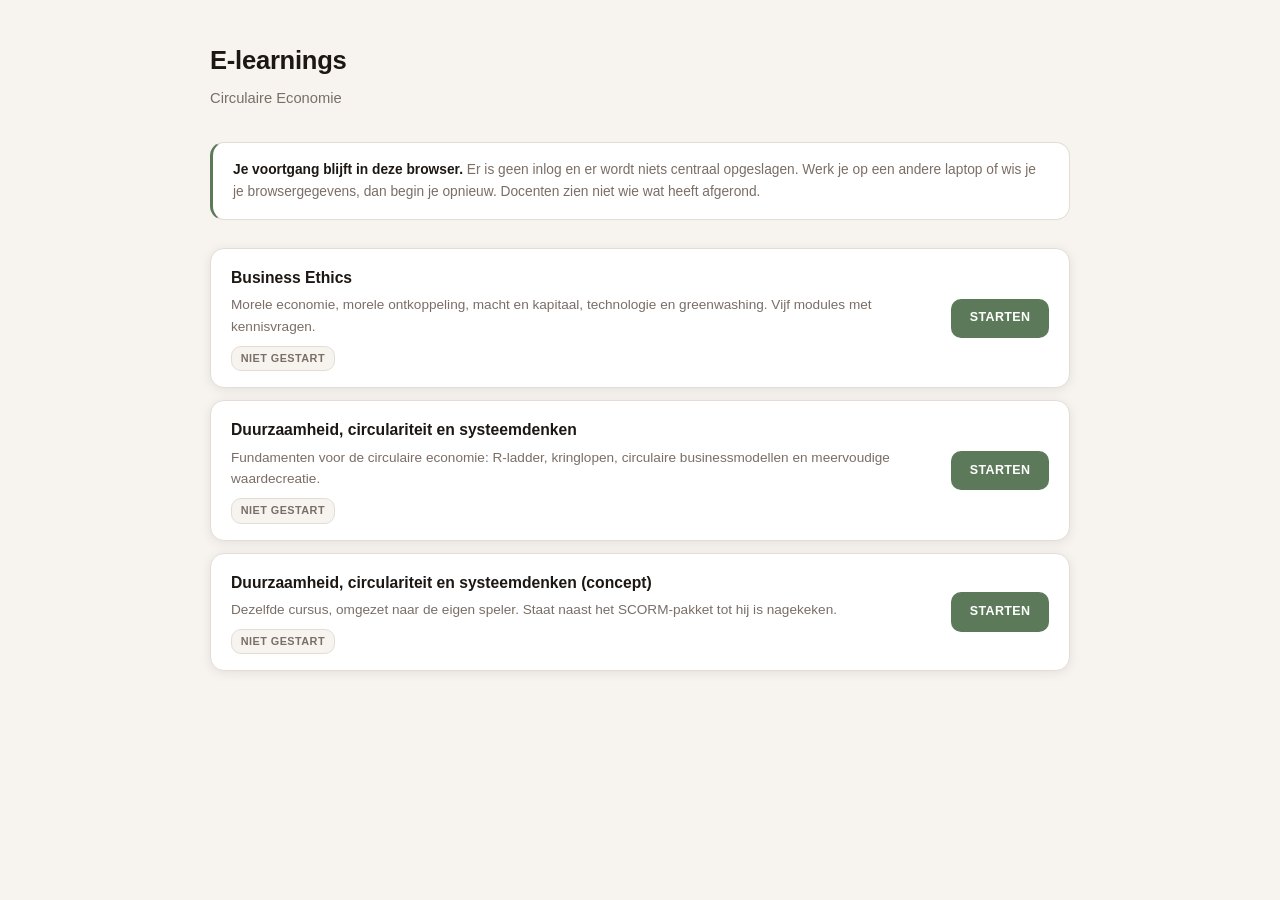
<file: index.html>
<!DOCTYPE html>
<html lang="nl">
<head>
  <meta charset="UTF-8">
  <meta name="robots" content="noindex, nofollow">
  <meta name="viewport" content="width=device-width, initial-scale=1.0">
  <title>E-learnings | Circulaire Economie</title>
  <link rel="stylesheet" href="assets/style.css?v=4">
  <script src="assets/scorm12-api.js?v=3"></script>
</head>
<body>
  <div class="wrap">
    <h1 class="page-title">E-learnings</h1>
    <p class="subtitle">Circulaire Economie</p>

    <div class="callout">
      <p style="margin:0"><strong>Je voortgang blijft in deze browser.</strong> Er is geen inlog en er wordt niets
      centraal opgeslagen. Werk je op een andere laptop of wis je je browsergegevens, dan begin je opnieuw. Docenten
      zien niet wie wat heeft afgerond.</p>
    </div>

    <div id="lijst" class="course-list"></div>
  </div>

  <script>
  (function () {
    'use strict';

    var lijstEl = document.getElementById('lijst');

    var STATUS = {
      'not attempted': ['Niet gestart', 'status-none'],
      'incomplete':    ['Bezig',        'status-busy'],
      'browsed':       ['Bezig',        'status-busy'],
      'completed':     ['Afgerond',     'status-done'],
      'passed':        ['Afgerond',     'status-done'],
      'failed':        ['Niet gehaald', 'status-busy']
    };

    function tijdKort(t) {
      var sec = SCORM12.timeToSeconds(t);
      if (sec < 60) return null;
      var min = Math.round(sec / 60);
      if (min < 60) return min + ' min besteed';
      return Math.floor(min / 60) + ' u ' + (min % 60) + ' min besteed';
    }

    /* De eigen speler bewaart voortgang anders dan de SCORM-speler. */
    function eigenVoortgang(slug) {
      try {
        var s = JSON.parse(localStorage.getItem('elearning:' + slug) || 'null');
        if (!s || !s.modules) return { status: 'not attempted', totalTime: '0000:00:00.00', score: '' };
        var mods = Object.keys(s.modules);
        if (!mods.length) return { status: 'not attempted', totalTime: '0000:00:00.00', score: '' };
        var af = mods.filter(function (m) { return s.modules[m].af; }).length;
        var bezig = mods.some(function (m) { return s.modules[m].segment > 0; });
        return {
          status: af && af === mods.length ? 'completed' : (bezig ? 'incomplete' : 'not attempted'),
          totalTime: '0000:00:00.00',
          score: '',
          modulesAf: af
        };
      } catch (e) {
        return { status: 'not attempted', totalTime: '0000:00:00.00', score: '' };
      }
    }

    function kaart(cursus) {
      var p = cursus.engine === 'eigen' ? eigenVoortgang(cursus.slug) : SCORM12.progress(cursus.slug);
      var status = STATUS[p.status] || STATUS['not attempted'];
      var gestart = p.status !== 'not attempted';
      var afgerond = p.status === 'completed' || p.status === 'passed';

      var el = document.createElement('div');
      el.className = 'course-card';

      var links = document.createElement('div');
      var h2 = document.createElement('h2');
      h2.textContent = cursus.title;
      links.appendChild(h2);

      if (cursus.description) {
        var p1 = document.createElement('p');
        p1.textContent = cursus.description;
        links.appendChild(p1);
      }

      var meta = document.createElement('div');
      meta.className = 'course-meta';
      var badge = document.createElement('span');
      badge.className = 'status ' + status[1];
      badge.textContent = status[0];
      meta.appendChild(badge);

      var tijd = tijdKort(p.totalTime);
      if (tijd) {
        var t = document.createElement('span');
        t.textContent = tijd;
        meta.appendChild(t);
      }
      if (cursus.duration && !tijd) {
        var d = document.createElement('span');
        d.textContent = cursus.duration;
        meta.appendChild(d);
      }
      links.appendChild(meta);
      el.appendChild(links);

      var acties = document.createElement('div');
      acties.className = 'actions';

      var open = document.createElement('a');
      open.className = 'btn btn-primary';
      open.href = cursus.href || ('player.html?c=' + encodeURIComponent(cursus.slug));
      open.textContent = afgerond ? 'Opnieuw bekijken' : (gestart ? 'Hervatten' : 'Starten');
      acties.appendChild(open);

      if (gestart) {
        var reset = document.createElement('button');
        reset.type = 'button';
        reset.className = 'btn btn-quiet';
        reset.textContent = 'Voortgang wissen';
        reset.addEventListener('click', function () {
          if (!window.confirm('Voortgang van "' + cursus.title + '" wissen?')) return;
          if (cursus.engine === 'eigen') {
            try { localStorage.removeItem('elearning:' + cursus.slug); } catch (e) { /* niets */ }
          } else {
            SCORM12.reset(cursus.slug);
          }
          teken();
        });
        acties.appendChild(reset);
      }

      el.appendChild(acties);
      return el;
    }

    var cursussen = [];

    function teken() {
      lijstEl.innerHTML = '';
      if (!cursussen.length) {
        lijstEl.innerHTML = '<div class="empty">Er staat nog geen e-learning klaar.<br>' +
          'Pak een SCORM-pakket uit in <code>courses/&lt;slug&gt;/</code> en voeg het toe aan <code>courses.json</code>.</div>';
        return;
      }
      cursussen.forEach(function (c) { lijstEl.appendChild(kaart(c)); });
    }

    fetch('courses.json', { cache: 'no-cache' })
      .then(function (r) { return r.ok ? r.json() : []; })
      .then(function (lijst) {
        cursussen = (lijst || []).filter(function (c) { return !c.hidden; });
        teken();
      })
      .catch(function () { teken(); });
  })();
  </script>
</body>
</html>
</file>
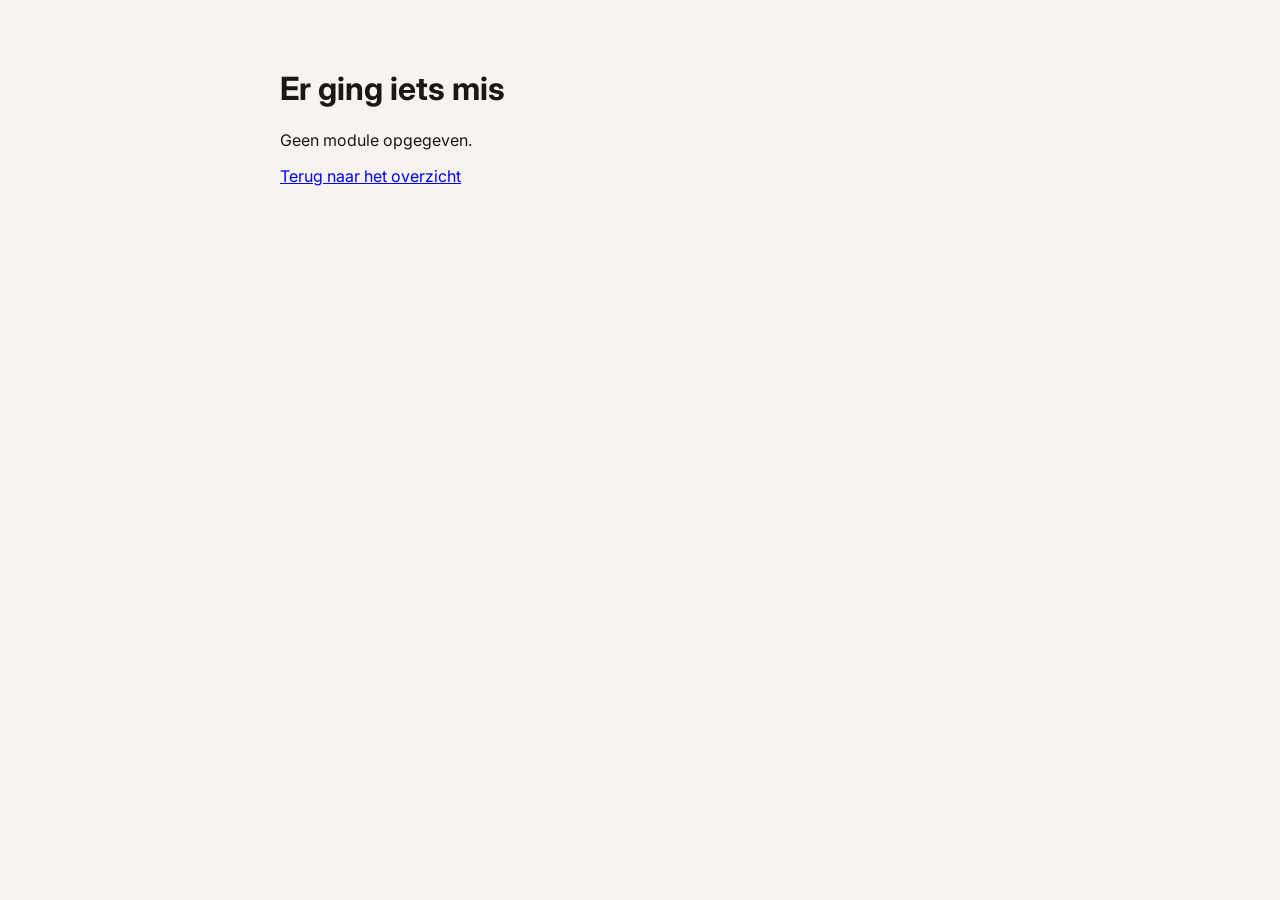
<file: cursus.html>
<!DOCTYPE html>
<html lang="nl">
<head>
  <meta charset="UTF-8">
  <meta name="robots" content="noindex, nofollow">
  <meta name="viewport" content="width=device-width, initial-scale=1.0">
  <title>E-learning | Circulaire Economie</title>
  <meta name="theme-color" content="#5C7A5A">
  <link rel="preconnect" href="https://fonts.googleapis.com">
  <link rel="preconnect" href="https://fonts.gstatic.com" crossorigin>
  <link rel="stylesheet" href="https://fonts.googleapis.com/css2?family=Inter:wght@400;500;600&display=swap">
  <link rel="stylesheet" href="assets/cursus.css?v=25">
  <link rel="stylesheet" href="assets/verdieping.css?v=24">
</head>
<body class="cursus">
  <script src="assets/verdieping.js?v=24"></script>
  <script src="assets/cursus.js?v=25"></script>
</body>
</html>
</file>
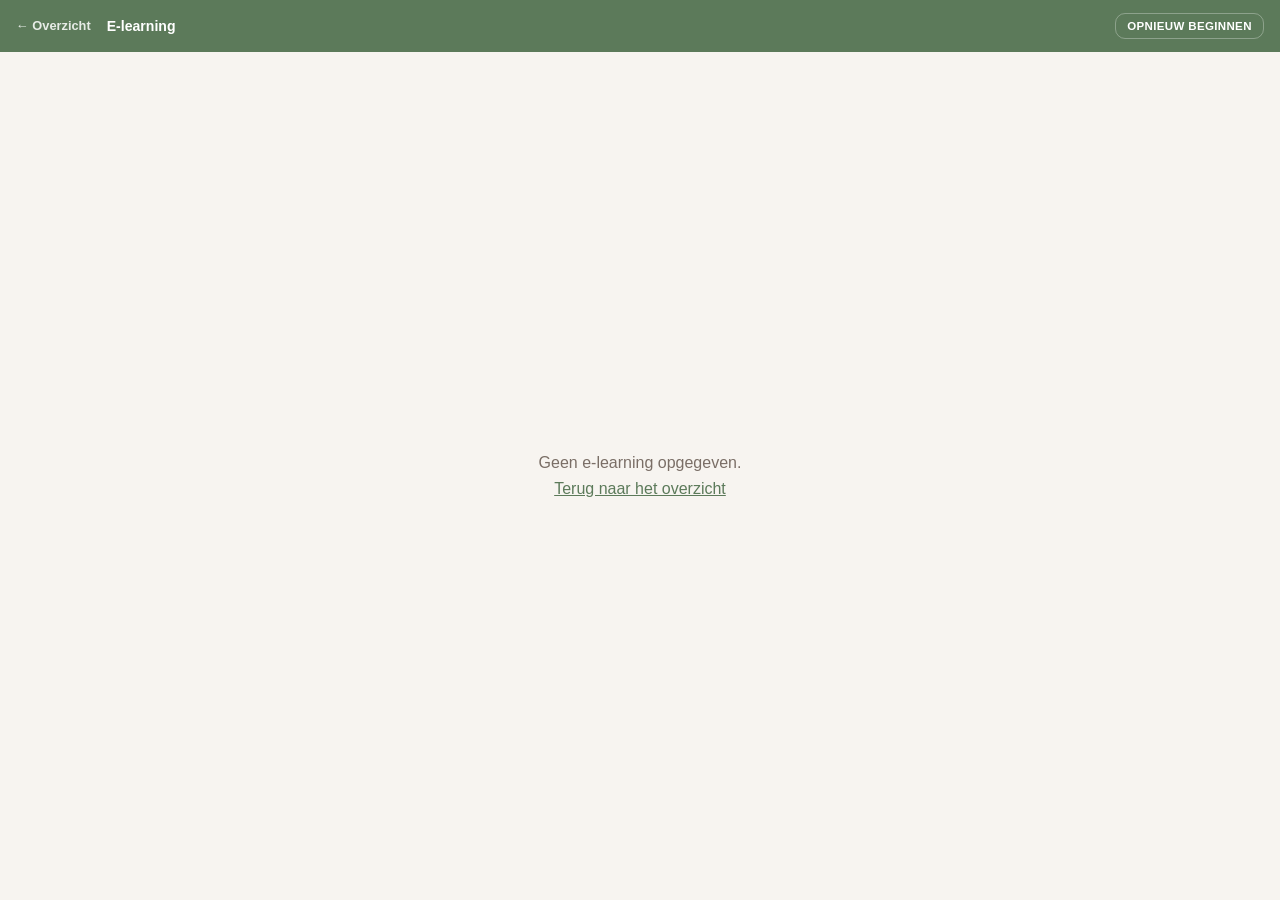
<file: player.html>
<!DOCTYPE html>
<html lang="nl">
<head>
  <meta charset="UTF-8">
  <meta name="robots" content="noindex, nofollow">
  <meta name="viewport" content="width=device-width, initial-scale=1.0">
  <title>E-learning | Circulaire Economie</title>
  <link rel="stylesheet" href="assets/style.css?v=4">
  <!--
    Belangrijk: dit script moet geladen zijn en window.API gezet hebben
    voordat het iframe begint te laden. De SCORM-inhoud zoekt de API namelijk
    meteen bij het opstarten, omhoog via window.parent.
  -->
  <script src="assets/scorm12-api.js?v=2"></script>
</head>
<body class="player">

  <header class="player-bar">
    <a class="back" href="index.html">&#8592; Overzicht</a>
    <span class="title" id="titel">E-learning</span>
    <span class="state" id="staat"></span>
    <button type="button" id="opnieuw">Opnieuw beginnen</button>
  </header>

  <div class="player-error" id="fout" hidden></div>

  <script>
  (function () {
    'use strict';

    var params = new URLSearchParams(location.search);
    var slug = params.get('c') || '';

    var titelEl = document.getElementById('titel');
    var staatEl = document.getElementById('staat');
    var foutEl = document.getElementById('fout');
    var opnieuwKnop = document.getElementById('opnieuw');

    function toonFout(bericht) {
      foutEl.hidden = false;
      foutEl.innerHTML = bericht;
    }

    var STATUSTEKST = {
      'not attempted': 'nog niet gestart',
      'incomplete': 'bezig',
      'completed': 'afgerond',
      'passed': 'afgerond',
      'failed': 'niet gehaald',
      'browsed': 'doorgebladerd'
    };

    function toonStaat(cmi) {
      var s = cmi['cmi.core.lesson_status'] || 'not attempted';
      var tekst = STATUSTEKST[s] || s;
      var score = cmi['cmi.core.score.raw'];
      if (score !== '' && score !== undefined) tekst += ' · score ' + score;
      staatEl.textContent = tekst;
    }

    function start(cursus) {
      document.title = cursus.title + ' | Minor Circulaire Economie';
      titelEl.textContent = cursus.title;

      var api = SCORM12.install({ courseId: slug });
      api.onChange = toonStaat;
      toonStaat(api.getState());

      /* De inhoud roept LMSFinish aan bij het sluiten van de tab. Sommige
         browsers gunnen daar geen tijd voor, dus we forceren nog een commit. */
      window.addEventListener('pagehide', function () {
        if (api.isRunning()) api.LMSCommit('');
      });

      opnieuwKnop.addEventListener('click', function () {
        if (!window.confirm('Weet je het zeker? Je voortgang in deze e-learning wordt gewist en je begint opnieuw.')) return;
        SCORM12.reset(slug);
        location.reload();
      });

      var frame = document.createElement('iframe');
      frame.className = 'player-frame';
      frame.title = cursus.title;
      /* allow-same-origin is nodig: de inhoud moet window.parent.API kunnen lezen. */
      frame.setAttribute('allow', 'fullscreen; autoplay; encrypted-media');
      frame.src = cursus.entry;
      document.body.appendChild(frame);
    }

    if (!slug) {
      toonFout('<p>Geen e-learning opgegeven.<br><a href="index.html">Terug naar het overzicht</a></p>');
      return;
    }

    fetch('courses.json', { cache: 'no-cache' })
      .then(function (r) {
        if (!r.ok) throw new Error('courses.json niet gevonden (' + r.status + ')');
        return r.json();
      })
      .then(function (lijst) {
        var cursus = lijst.filter(function (c) { return c.slug === slug; })[0];
        if (!cursus) throw new Error('Onbekende e-learning: ' + slug);
        start(cursus);
      })
      .catch(function (e) {
        toonFout('<p>' + e.message + '<br><a href="index.html">Terug naar het overzicht</a></p>');
      });
  })();
  </script>
</body>
</html>
</file>
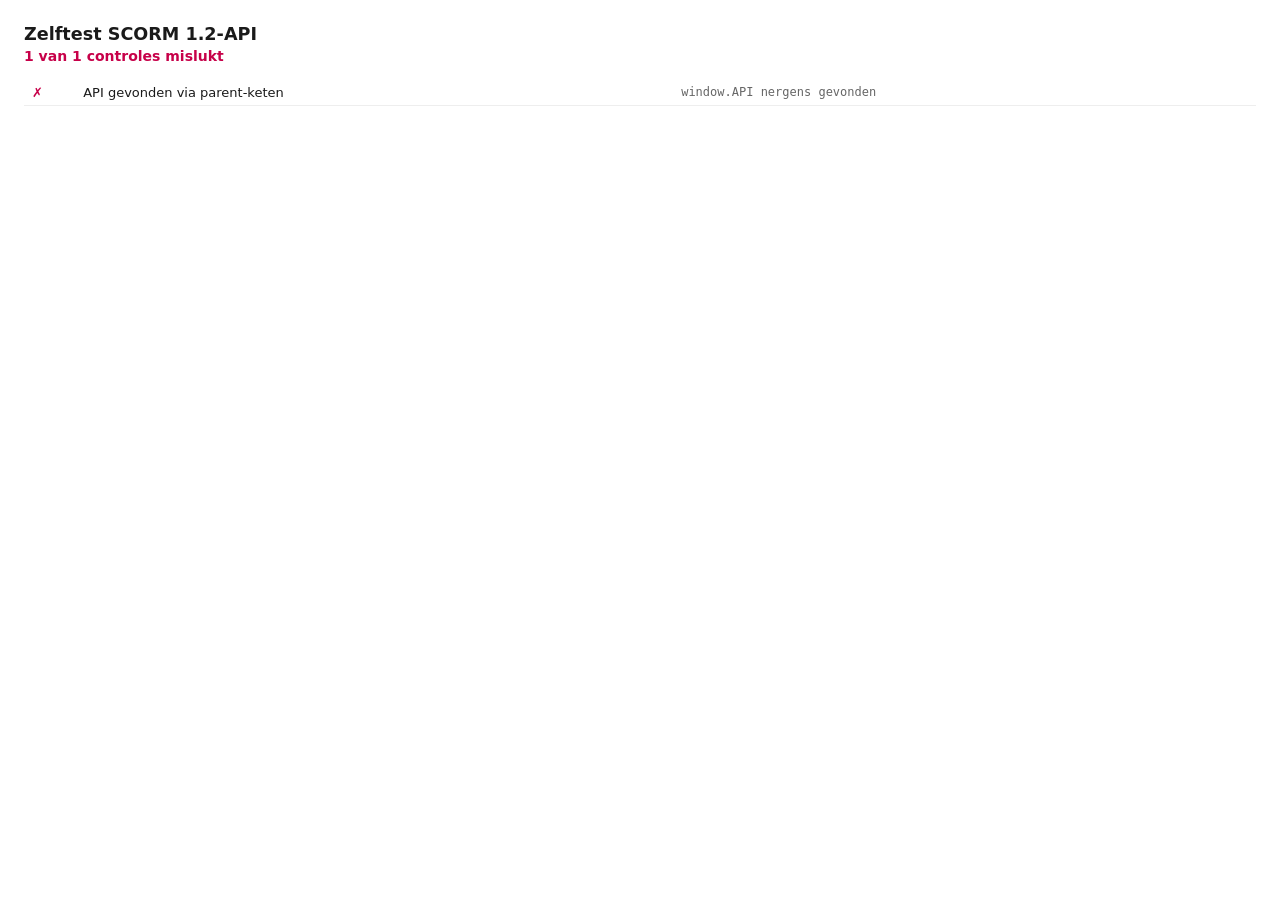
<file: test/zelftest.html>
<!DOCTYPE html>
<html lang="nl">
<head>
  <meta charset="UTF-8">
  <meta name="viewport" content="width=device-width, initial-scale=1.0">
  <title>Zelftest SCORM 1.2</title>
  <style>
    body { font-family: "Segoe UI", system-ui, sans-serif; margin: 0; padding: 1.5rem; background: #fff; color: #1a1a1a; font-size: 14px; }
    h1 { font-size: 1.1rem; margin: 0 0 0.25rem; }
    .sum { margin: 0 0 1rem; font-weight: 700; }
    .ok { color: #0f7b4f; }
    .fail { color: #c70049; }
    table { border-collapse: collapse; width: 100%; }
    td { padding: 0.3rem 0.5rem; border-bottom: 1px solid #eee; vertical-align: top; font-size: 13px; }
    td:first-child { width: 2.2rem; font-weight: 700; }
    td:last-child { color: #666; font-family: ui-monospace, Consolas, monospace; font-size: 12px; }
  </style>
</head>
<body>
  <h1>Zelftest SCORM 1.2-API</h1>
  <p class="sum" id="sum">bezig&hellip;</p>
  <table id="tabel"></table>

  <script>
  (function () {
    'use strict';

    /* Zoek de API precies zoals SCORM-inhoud dat doet: omhoog via parent,
       daarna via opener. Vindt hij niets, dan zit de speler fout. */
    function zoekAPI(win) {
      var pogingen = 0;
      while (win && !win.API && win.parent && win.parent !== win && pogingen < 500) {
        pogingen++;
        win = win.parent;
      }
      return win ? win.API : null;
    }

    var API = zoekAPI(window) || (window.opener ? zoekAPI(window.opener) : null);

    var resultaten = [];
    function check(naam, geslaagd, detail) {
      resultaten.push({ naam: naam, ok: !!geslaagd, detail: detail === undefined ? '' : String(detail) });
    }

    if (!API) {
      check('API gevonden via parent-keten', false, 'window.API nergens gevonden');
      klaar();
      return;
    }
    check('API gevonden via parent-keten', true);

    var alleFuncties = ['LMSInitialize','LMSFinish','LMSGetValue','LMSSetValue','LMSCommit','LMSGetLastError','LMSGetErrorString','LMSGetDiagnostic'];
    check('Alle acht functies aanwezig',
      alleFuncties.every(function (f) { return typeof API[f] === 'function'; }),
      alleFuncties.filter(function (f) { return typeof API[f] !== 'function'; }).join(',') || 'compleet');

    /* ---- levenscyclus ---- */
    check('LMSInitialize geeft "true"', API.LMSInitialize('') === 'true');
    check('Tweede LMSInitialize wordt geweigerd',
      API.LMSInitialize('') === 'false' && API.LMSGetLastError() === '101',
      'fout ' + API.LMSGetLastError());
    check('LMSInitialize met argument geeft fout 201',
      (function () { var r = API.LMSInitialize('rommel'); return r === 'false' && API.LMSGetLastError() === '201'; })());

    /* ---- lezen ---- */
    var naam = API.LMSGetValue('cmi.core.student_name');
    check('student_name is leesbaar', typeof naam === 'string' && naam.length > 0, naam);

    var entry = API.LMSGetValue('cmi.core.entry');
    check('entry is ab-initio of resume', entry === 'ab-initio' || entry === 'resume', entry);

    var kinderen = API.LMSGetValue('cmi.core._children');
    check('cmi.core._children bevat lesson_status', kinderen.indexOf('lesson_status') !== -1, kinderen);
    check('cmi.core.score._children klopt', API.LMSGetValue('cmi.core.score._children') === 'raw,min,max');

    check('Onbekend element geeft fout 401',
      (function () { var v = API.LMSGetValue('cmi.onzin.bestaat.niet'); return v === '' && API.LMSGetLastError() === '401'; })());

    check('Write-only element lezen geeft fout 404',
      (function () { var v = API.LMSGetValue('cmi.core.exit'); return v === '' && API.LMSGetLastError() === '404'; })());

    /* ---- schrijven ---- */
    check('Read-only element schrijven geeft fout 403',
      (function () { var r = API.LMSSetValue('cmi.core.student_id', 'x'); return r === 'false' && API.LMSGetLastError() === '403'; })());

    check('_count schrijven geeft fout 402',
      (function () { var r = API.LMSSetValue('cmi.interactions._count', '5'); return r === 'false' && API.LMSGetLastError() === '402'; })());

    check('Ongeldige lesson_status geeft fout 405',
      (function () { var r = API.LMSSetValue('cmi.core.lesson_status', 'bijna-af'); return r === 'false' && API.LMSGetLastError() === '405'; })());

    check('lesson_status incomplete wordt geaccepteerd',
      API.LMSSetValue('cmi.core.lesson_status', 'incomplete') === 'true');

    API.LMSSetValue('cmi.core.lesson_location', 'les-3');
    check('lesson_location terugleesbaar', API.LMSGetValue('cmi.core.lesson_location') === 'les-3');

    API.LMSSetValue('cmi.core.score.raw', '82');
    check('score.raw terugleesbaar', API.LMSGetValue('cmi.core.score.raw') === '82');

    /* Rise gaat routineus over de 4096 tekens van de SCORM 1.2-spec heen. */
    var groot = new Array(9001).join('x');
    check('suspend_data van 9000 tekens wordt geaccepteerd',
      API.LMSSetValue('cmi.suspend_data', groot) === 'true');
    check('suspend_data komt onverkort terug',
      API.LMSGetValue('cmi.suspend_data').length === groot.length,
      API.LMSGetValue('cmi.suspend_data').length + ' tekens');

    /* ---- arrays ---- */
    API.LMSSetValue('cmi.interactions.0.id', 'vraag-1');
    API.LMSSetValue('cmi.interactions.0.result', 'correct');
    check('interactions._count telt mee', API.LMSGetValue('cmi.interactions._count') === '1',
      API.LMSGetValue('cmi.interactions._count'));

    API.LMSSetValue('cmi.objectives.2.id', 'doel-3');
    check('objectives._count volgt de hoogste index', API.LMSGetValue('cmi.objectives._count') === '3',
      API.LMSGetValue('cmi.objectives._count'));
    check('objectives-element terugleesbaar', API.LMSGetValue('cmi.objectives.2.id') === 'doel-3');

    /* ---- opslaan en afsluiten ---- */
    check('LMSCommit geeft "true"', API.LMSCommit('') === 'true');

    var sleutel = 'scorm12:' + (API.getCourseId ? API.getCourseId() : '');
    var bewaard = null;
    try { bewaard = JSON.parse(localStorage.getItem(sleutel) || 'null'); } catch (e) { bewaard = null; }
    check('Commit schrijft naar localStorage',
      !!bewaard && bewaard['cmi.core.lesson_location'] === 'les-3',
      sleutel);

    API.LMSSetValue('cmi.core.session_time', '00:10:00.00');
    API.LMSSetValue('cmi.core.exit', 'suspend');
    check('LMSFinish geeft "true"', API.LMSFinish('') === 'true');

    check('Na Finish geeft GetValue fout 301',
      (function () { var v = API.LMSGetValue('cmi.core.lesson_status'); return v === '' && API.LMSGetLastError() === '301'; })());

    try { bewaard = JSON.parse(localStorage.getItem(sleutel) || 'null'); } catch (e) { bewaard = null; }
    check('total_time is opgeteld na Finish',
      !!bewaard && /^\d{4}:\d{2}:\d{2}/.test(bewaard['cmi.core.total_time'] || '') && bewaard['cmi.core.total_time'] !== '0000:00:00.00',
      bewaard ? bewaard['cmi.core.total_time'] : '-');
    check('exit=suspend zet entry op resume voor de volgende keer',
      !!bewaard && bewaard['cmi.core.entry'] === 'resume',
      bewaard ? bewaard['cmi.core.entry'] : '-');
    check('session_time is niet bewaard (write-only)',
      !!bewaard && bewaard['cmi.core.session_time'] === undefined);

    check('LMSGetErrorString kent code 403',
      API.LMSGetErrorString('403').toLowerCase().indexOf('read only') !== -1,
      API.LMSGetErrorString('403'));

    klaar();

    function klaar() {
      var gezakt = resultaten.filter(function (r) { return !r.ok; });
      window.ZELFTEST = {
        totaal: resultaten.length,
        geslaagd: resultaten.length - gezakt.length,
        gezakt: gezakt.length,
        mislukt: gezakt.map(function (r) { return r.naam + ' (' + r.detail + ')'; }),
        resultaten: resultaten
      };
      var sum = document.getElementById('sum');
      sum.className = 'sum ' + (gezakt.length ? 'fail' : 'ok');
      sum.textContent = gezakt.length
        ? gezakt.length + ' van ' + resultaten.length + ' controles mislukt'
        : 'Alle ' + resultaten.length + ' controles geslaagd';

      var tabel = document.getElementById('tabel');
      resultaten.forEach(function (r) {
        var tr = document.createElement('tr');
        var td1 = document.createElement('td');
        td1.className = r.ok ? 'ok' : 'fail';
        td1.textContent = r.ok ? '✓' : '✗';
        var td2 = document.createElement('td');
        td2.textContent = r.naam;
        var td3 = document.createElement('td');
        td3.textContent = r.detail;
        tr.appendChild(td1); tr.appendChild(td2); tr.appendChild(td3);
        tabel.appendChild(tr);
      });
    }
  })();
  </script>
</body>
</html>
</file>
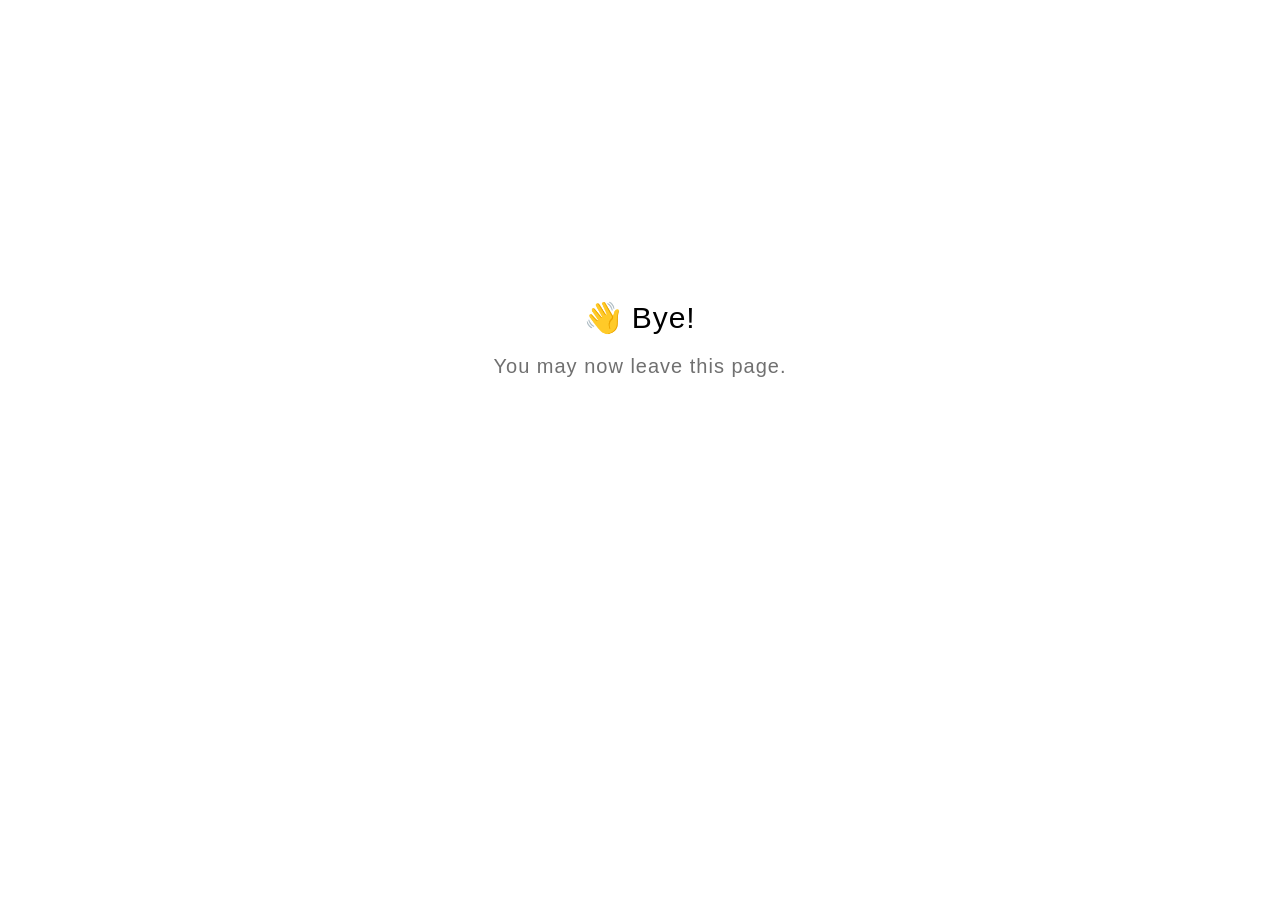
<file: courses/business-ethics/scormdriver/goodbye.html>
<!DOCTYPE html>
<html lang="en">
  <head><meta name="robots" content="noindex, nofollow">
    <title>Goodbye</title>
    <meta charset="utf-8" lang="en">
    <style>
      html {
        font-size: 20px;
        font-family: 'lato', sans-serif;
        font-weight: lighter;
        letter-spacing: 0.05rem;
      }

      .goodbye-container {
        text-align: center;
        margin-top: 15rem;
      }

      .bye-message {
        font-size: 1.5rem;
      }

      .exit-text {
        color: #707070;
        margin-top: 1rem;
      }
    </style>
  </head>
  <body>
    <div class="goodbye-container">
      <div class="bye-message">👋 Bye!</div>
      <div class="exit-text">You may now leave this page.</div>
    </div>
  </body>
</html>
</file>
<file: assets/style.css>
/* Green Office-palet, gelijk aan cursus.css en de handleidingen. */

:root {
  /* Green Office-palet, overgenomen uit lib/theme.dart van de Flutter-app. */
  --accent: #5C7A5A;            /* saliegroen */
  --accent-donker: #4A6349;
  --accent-licht: #EDF3EC;
  --accent-medium: #D0E3CF;
  --inkt: #1C1713;              /* warm bijna-zwart */
  --wit: #ffffff;

  --bg: #F7F4F0;                /* warm off-white */
  --surface: #ffffff;
  --vlak: #F2EEE9;
  --zijbalk: #EFEBE5;
  --border: #E4DDD6;
  --border-zacht: #EDE8E3;
  --text: #1C1713;
  --text-muted: #7A6E66;
  --text-light: #B0A49A;   /* alleen decoratief: haalt geen AA voor tekst */

  --warm: #7D6034;              /* zand, voor labels */
  --warm-licht: #F6F0E8;

  --sidebar-width: 260px;
  --header-height: 60px;
  --radius: 14px;
  --radius-sm: 10px;
  --shadow: 0 2px 12px rgba(0,0,0,0.08);
  --shadow-lg: 0 4px 18px rgba(0,0,0,0.10);
}

*, *::before, *::after { box-sizing: border-box; }

html, body {
  margin: 0;
  padding: 0;
  background: var(--bg);
  color: var(--text);
  font-family: Inter, -apple-system, "Segoe UI", Roboto, sans-serif;
  font-size: 16px;
  line-height: 1.6;
}

a { color: var(--accent); }

/* ---------- overzichtspagina ---------- */

.wrap {
  max-width: 900px;
  margin: 0 auto;
  padding: 2.5rem 1.25rem 4rem;
}

.page-title {
  margin: 0 0 0.35rem;
  font-size: 1.6rem;
  font-weight: 700;
  letter-spacing: -0.01em;
}

.subtitle {
  margin: 0 0 2rem;
  color: var(--text-muted);
  font-size: 0.92rem;
}

.callout {
  background: var(--surface);
  border: 1px solid var(--border);
  border-left: 3px solid var(--accent);
  border-radius: var(--radius);
  padding: 1rem 1.25rem;
  margin: 0 0 1.75rem;
  font-size: 0.86rem;
  color: var(--text-muted);
}

.callout strong { color: var(--text); }

.course-list { display: grid; gap: 0.75rem; }

.course-card {
  display: grid;
  grid-template-columns: 1fr auto;
  align-items: center;
  gap: 1rem;
  background: var(--surface);
  border: 1px solid var(--border);
  border-radius: var(--radius);
  box-shadow: var(--shadow);
  padding: 1rem 1.25rem;
}

.course-card h2 {
  margin: 0 0 0.25rem;
  font-size: 0.98rem;
  font-weight: 700;
}

.course-card p {
  margin: 0;
  color: var(--text-muted);
  font-size: 0.85rem;
}

.course-meta {
  margin-top: 0.5rem;
  font-size: 0.76rem;
  color: var(--text-muted);
  display: flex;
  align-items: center;
  gap: 0.5rem;
  flex-wrap: wrap;
}

.status {
  display: inline-block;
  padding: 0.2rem 0.55rem;
  border-radius: var(--radius-sm);
  font-size: 0.68rem;
  font-weight: 700;
  text-transform: uppercase;
  letter-spacing: 0.04em;
}

.status-none { background: var(--bg); color: var(--text-muted); border: 1px solid var(--border); }
.status-busy { background: var(--accent-licht); color: var(--accent-donker); }
.status-done { background: var(--accent-licht); color: var(--accent-donker); }

.actions { display: flex; flex-direction: column; gap: 0.4rem; align-items: stretch; }

.btn {
  display: inline-flex;
  align-items: center;
  justify-content: center;
  gap: 0.4rem;
  padding: 0.55rem 1.1rem;
  font-size: 0.78rem;
  font-weight: 700;
  font-family: inherit;
  border-radius: var(--radius-sm);
  border: 1px solid transparent;
  cursor: pointer;
  text-decoration: none;
  text-transform: uppercase;
  letter-spacing: 0.03em;
  white-space: nowrap;
  transition: background 0.12s ease, color 0.12s ease, border-color 0.12s ease;
}

.btn-primary { background: var(--accent); color: var(--wit); }
.btn-primary:hover { background: var(--accent-donker); }

.btn-quiet {
  background: transparent;
  color: var(--text-muted);
  border-color: var(--border);
}
.btn-quiet:hover { border-color: var(--accent); color: var(--accent); }

.empty {
  background: var(--surface);
  border: 1px dashed var(--border);
  border-radius: var(--radius);
  padding: 2.5rem 1.5rem;
  text-align: center;
  color: var(--text-muted);
  font-size: 0.88rem;
}

.empty code {
  background: var(--bg);
  padding: 0.1rem 0.35rem;
  border-radius: var(--radius-sm);
  font-size: 0.85em;
}

/* ---------- spelerpagina ---------- */

body.player { height: 100vh; overflow: hidden; display: flex; flex-direction: column; }

.player-bar {
  flex: 0 0 auto;
  display: flex;
  align-items: center;
  gap: 1rem;
  padding: 0 1rem;
  height: 52px;
  background: var(--accent);
  color: var(--wit);
}

.player-bar .back {
  color: var(--wit);
  text-decoration: none;
  font-size: 0.8rem;
  font-weight: 600;
  opacity: 0.85;
  white-space: nowrap;
}
.player-bar .back:hover { opacity: 1; }

.player-bar .title {
  font-size: 0.88rem;
  font-weight: 700;
  flex: 1;
  overflow: hidden;
  text-overflow: ellipsis;
  white-space: nowrap;
}

.player-bar .state {
  font-size: 0.72rem;
  opacity: 0.75;
  white-space: nowrap;
}

.player-bar button {
  font-family: inherit;
  font-size: 0.72rem;
  font-weight: 700;
  text-transform: uppercase;
  letter-spacing: 0.03em;
  background: transparent;
  color: var(--wit);
  border: 1px solid rgba(255,255,255,0.3);
  border-radius: var(--radius-sm);
  padding: 0.35rem 0.7rem;
  cursor: pointer;
}
.player-bar button:hover { border-color: var(--wit); }

.player-frame { flex: 1 1 auto; border: 0; width: 100%; display: block; background: var(--wit); }

.player-error {
  flex: 1 1 auto;
  display: grid;
  place-items: center;
  padding: 2rem;
  text-align: center;
  color: var(--text-muted);
}

/* Zonder deze regel wint "display: grid" hierboven van het hidden-attribuut,
   en pakt de verborgen foutmelding alsnog de helft van het scherm. */
.player-error[hidden] {
  display: none;
}

@media (max-width: 640px) {
  .course-card { grid-template-columns: 1fr; }
  .actions { flex-direction: row; }
  .player-bar .state { display: none; }
}
</file>
<file: assets/cursus.css>
/* Eigen e-learningspeler, in het Green Office-palet uit de Flutter-app
   (lib/theme.dart, GOColors). Warm off-white met saliegroen. */

.cursus {
  --lees: 42rem;

  --go-bg: #F7F4F0;
  --go-kaart: #FFFFFF;
  --go-vlak: #F2EEE9;

  --go-rand: #E4DDD6;
  --go-rand-zacht: #EDE8E3;
  --go-schaduw: 0 2px 12px rgba(0, 0, 0, 0.08);

  --go-tekst: #1C1713;
  --go-tekst-2: #7A6E66;
  --go-tekst-3: #6B5D52;
  --go-gedimd: #B0A49A;

  --go-groen: #5C7A5A;
  --go-groen-donker: #4A6349;
  --go-groen-licht: #EDF3EC;
  --go-groen-medium: #D0E3CF;

  --go-warm-tekst: #7D6034;
  --go-warm-licht: #F6F0E8;
  --go-rood: #C0392B;
  --go-rood-licht: #FBEDEA;

  --r-kaart: 14px;
  --r-knop: 10px;

  /* Eén binnenmaat voor alle kaarten en één inspringing voor lijsten, citaten
     en de tijdlijn, zodat tekst in verschillende blokken op dezelfde lijn begint. */
  --binnen: 1.5rem;
  --inspring: 1.4rem;
}

body.cursus {
  background: var(--go-bg);
  color: var(--go-tekst);
  margin: 0;
  font-family: Inter, -apple-system, "Segoe UI", Roboto, sans-serif;
  -webkit-font-smoothing: antialiased;
}

/* Eén gedeelde kolom: hero, modulelijst, leesbalk en tekst lijnen precies uit. */
.hero-inner,
.modules,
.lezer,
.leesbalk-inner {
  max-width: calc(var(--lees) + 3rem);
  margin-left: auto;
  margin-right: auto;
  padding-left: 1.5rem;
  padding-right: 1.5rem;
}

/* ============================ startpagina ============================ */

.hero {
  background: var(--go-groen);
  color: #fff;
  padding: 4.5rem 0 4rem;
}

.hero .kicker {
  font-size: 0.72rem;
  font-weight: 600;
  letter-spacing: 0.1em;
  text-transform: uppercase;
  color: rgba(255, 255, 255, 0.7);
  margin: 0 0 0.9rem;
}

.hero h1 {
  margin: 0 0 0.75rem;
  font-size: clamp(2rem, 5vw, 2.9rem);
  line-height: 1.12;
  letter-spacing: -0.02em;
  font-weight: 600;
}

.hero .sub {
  margin: 0 0 1.75rem;
  font-size: 1.05rem;
  line-height: 1.55;
  color: rgba(255, 255, 255, 0.82);
}

.hero .auteur {
  display: flex;
  align-items: center;
  gap: 0.6rem;
  margin: 0 0 2.25rem;
  font-size: 0.85rem;
  color: rgba(255, 255, 255, 0.75);
}

.hero .auteur .bol {
  width: 32px; height: 32px;
  border-radius: 50%;
  background: rgba(255, 255, 255, 0.18);
  color: #fff;
  display: grid; place-items: center;
  font-size: 0.72rem; font-weight: 600;
}

.hero .btn-groot {
  display: inline-flex;
  align-items: center;
  gap: 0.6rem;
  background: #fff;
  color: var(--go-groen-donker);
  border: none;
  font-family: inherit;
  font-size: 0.92rem;
  font-weight: 600;
  padding: 0.85rem 1.6rem;
  border-radius: var(--r-knop);
  cursor: pointer;
  transition: background 0.15s ease, transform 0.1s ease;
}
.hero .btn-groot:hover { background: var(--go-groen-licht); }
.hero .btn-groot:active { transform: translateY(1px); }

.hero .voortgangsbalk { margin-top: 1.75rem; max-width: 24rem; }

.hero .voortgangsbalk .spoor {
  height: 5px;
  border-radius: 3px;
  background: rgba(255, 255, 255, 0.22);
  overflow: hidden;
}
.hero .voortgangsbalk .vulling {
  height: 100%;
  background: #fff;
  border-radius: 3px;
  transition: width 0.4s ease;
}
.hero .voortgangsbalk .tekst {
  margin-top: 0.55rem;
  font-size: 0.78rem;
  color: rgba(255, 255, 255, 0.75);
}

/* modulelijst */

.modules { padding-top: 2.75rem; padding-bottom: 5rem; }

.module-kaart {
  display: grid;
  grid-template-columns: auto 1fr auto;
  align-items: center;
  gap: 1.1rem;
  width: 100%;
  text-align: left;
  background: var(--go-kaart);
  border: 1px solid var(--go-rand);
  border-radius: var(--r-kaart);
  box-shadow: var(--go-schaduw);
  padding: 1.2rem 1.4rem;
  margin-bottom: 0.75rem;
  font-family: inherit;
  color: inherit;
  cursor: pointer;
  transition: border-color 0.15s ease, transform 0.1s ease;
}
.module-kaart:hover { border-color: var(--go-groen); }
.module-kaart:active { transform: translateY(1px); }

.module-kaart .nummer {
  width: 36px; height: 36px;
  border-radius: 50%;
  display: grid; place-items: center;
  font-size: 0.82rem; font-weight: 600;
  background: var(--go-vlak);
  color: var(--go-tekst-2);
}
.module-kaart.af .nummer { background: var(--go-groen); color: #fff; }
.module-kaart.bezig .nummer { background: var(--go-groen-medium); color: var(--go-groen-donker); }

.module-kaart h2 {
  margin: 0;
  font-size: 1rem;
  font-weight: 600;
  line-height: 1.35;
  color: var(--go-tekst);
}

.module-kaart .regel {
  margin-top: 0.4rem;
  display: flex;
  align-items: center;
  gap: 0.6rem;
  flex-wrap: wrap;
  font-size: 0.78rem;
  color: var(--go-tekst-2);
}

.deadline {
  display: inline-block;
  padding: 0.16rem 0.5rem;
  border-radius: 6px;
  background: var(--go-warm-licht);
  color: var(--go-warm-tekst);
  font-weight: 600;
  font-size: 0.72rem;
}

.module-kaart .pijl { color: var(--go-gedimd); font-size: 1.1rem; line-height: 1; }
.module-kaart:hover .pijl { color: var(--go-groen); }

.mini-spoor {
  width: 56px; height: 4px;
  border-radius: 2px;
  background: var(--go-rand);
  overflow: hidden;
}
.mini-spoor i { display: block; height: 100%; background: var(--go-groen); }

/* ============================ modulepagina ============================ */

.leesbalk {
  position: sticky;
  top: 0;
  z-index: 20;
  background: rgba(247, 244, 240, 0.92);
  backdrop-filter: blur(10px);
  border-bottom: 1px solid var(--go-rand-zacht);
}

.leesbalk-inner {
  height: 56px;
  display: flex;
  align-items: center;
  gap: 1rem;
}

.leesbalk .terug {
  background: none; border: none; padding: 0;
  font-family: inherit; font-size: 0.85rem; font-weight: 500;
  color: var(--go-tekst-2); cursor: pointer; white-space: nowrap;
}
.leesbalk .terug:hover { color: var(--go-groen); }

.leesbalk .naam {
  flex: 1;
  font-size: 0.85rem;
  font-weight: 600;
  overflow: hidden; text-overflow: ellipsis; white-space: nowrap;
}

.leesbalk .teller { font-size: 0.78rem; color: var(--go-tekst-2); white-space: nowrap; }

.leesbalk .spoor { height: 3px; background: var(--go-rand-zacht); }
.leesbalk .spoor i {
  display: block; height: 100%;
  background: var(--go-groen);
  transition: width 0.35s ease;
}

.lezer { padding-top: 3rem; padding-bottom: 6rem; }

.moduletitel {
  margin: 0 0 2.5rem;
  padding-bottom: 1.5rem;
  border-bottom: 1px solid var(--go-rand);
}
.moduletitel .kicker {
  font-size: 0.72rem; font-weight: 600; letter-spacing: 0.1em;
  text-transform: uppercase; color: var(--go-groen); margin: 0 0 0.6rem;
}
.moduletitel h1 {
  margin: 0;
  font-size: clamp(1.6rem, 4vw, 2.1rem);
  line-height: 1.18;
  letter-spacing: -0.015em;
  font-weight: 600;
}

/* segmenten */

.segment { animation: opkomen 0.4s ease both; }

@keyframes opkomen {
  from { opacity: 0; transform: translateY(10px); }
  to   { opacity: 1; transform: none; }
}
@media (prefers-reduced-motion: reduce) {
  .segment { animation: none; }
}

.blok { margin: 0 0 1.75rem; }

.blok h2 {
  margin: 2.5rem 0 0.9rem;
  font-size: 1.3rem;
  line-height: 1.3;
  font-weight: 600;
  letter-spacing: -0.01em;
  color: var(--go-tekst);
}
.segment:first-child .blok:first-child h2 { margin-top: 0; }

/* Lange woorden en links breken af als ze niet passen, in plaats van uit te steken. */
.lezer { overflow-wrap: break-word; }

.blok p, .blok li {
  font-size: 1.02rem;
  line-height: 1.75;
  color: var(--go-tekst);
}
.blok p { margin: 0 0 1.1rem; }
/* Vangnet voor tekst die zonder <p> binnenkomt. */
.blok > div { font-size: 1.02rem; line-height: 1.75; }
.blok ul, .blok ol { margin: 0 0 1.1rem; padding-left: var(--inspring); }
.blok li { margin-bottom: 0.45rem; }
.blok li p { margin: 0; }
.blok li::marker { color: var(--go-groen); }
.blok strong { font-weight: 600; }
.blok em { color: var(--go-tekst-3); }
.blok a { color: var(--go-groen); }

.blok h3, .blok h4 {
  margin: 1.75rem 0 0.6rem;
  font-size: 1.06rem;
  font-weight: 600;
}

figure.beeld { margin: 2rem 0; }
figure.beeld img {
  width: 100%; height: auto; display: block;
  margin: 0 auto;
  border-radius: var(--r-kaart);
  background: var(--go-vlak);
}
figure.beeld figcaption {
  margin-top: 0.6rem;
  font-size: 0.8rem;
  color: var(--go-tekst-2);
  text-align: center;
  line-height: 1.55;
}
figure.beeld figcaption a { color: var(--go-groen-donker); }

.video {
  margin: 2rem 0;
  border-radius: var(--r-kaart);
  overflow: hidden;
  background: #000;
  aspect-ratio: 16 / 9;
}
.video iframe { width: 100%; height: 100%; border: 0; display: block; }
.video-titel { margin-top: 0.55rem; font-size: 0.8rem; color: var(--go-tekst-2); }

/* tabbladen */

.tabs {
  margin: 2rem 0;
  background: var(--go-kaart);
  border: 1px solid var(--go-rand);
  border-radius: var(--r-kaart);
  overflow: hidden;
}
/* De knoppen lopen door op een volgende regel in plaats van onzichtbaar opzij
   te scrollen: anders zag je bij lange namen maar één tabblad. De tekst van de
   eerste knop lijnt uit met de inhoud eronder. */
.tab-knoppen {
  display: flex;
  flex-wrap: wrap;
  gap: 0.3rem;
  padding: 0.5rem calc(var(--binnen) - 0.75rem - 1px);
  background: var(--go-vlak);
  border-bottom: 1px solid var(--go-rand);
}

.tab-knoppen button {
  background: none;
  border: 1px solid transparent;
  border-radius: 8px;
  padding: 0.5rem 0.75rem;
  font-family: inherit; font-size: 0.86rem; font-weight: 500;
  line-height: 1.35;
  text-align: left;
  color: var(--go-tekst-2); cursor: pointer;
}
.tab-knoppen button:hover { color: var(--go-tekst); }
.tab-knoppen button:focus-visible { outline: 2px solid var(--go-groen); outline-offset: 1px; }
.tab-knoppen button[aria-selected="true"] {
  background: var(--go-kaart);
  border-color: var(--go-rand);
  color: var(--go-groen);
  font-weight: 600;
}
.tab-inhoud { padding: var(--binnen); }
.tab-inhoud ul, .tab-inhoud ol,
.accordeon-inhoud ul, .accordeon-inhoud ol { margin: 0 0 0.9rem; padding-left: var(--inspring); }
.tab-inhoud li, .accordeon-inhoud li { font-size: 1rem; line-height: 1.72; margin-bottom: 0.4rem; }
.tab-inhoud li p, .accordeon-inhoud li p { margin: 0; }
.tab-inhoud li::marker, .accordeon-inhoud li::marker { color: var(--go-groen); }
.tab-inhoud > :last-child, .accordeon-inhoud > :last-child { margin-bottom: 0; }
.tab-inhoud p { font-size: 1rem; line-height: 1.72; margin: 0 0 0.9rem; }
.tab-inhoud > :first-child, .accordeon-inhoud > :first-child { margin-top: 0; }

/* kennisvragen */

.vraag {
  margin: 2.25rem 0;
  background: var(--go-kaart);
  border: 1px solid var(--go-rand);
  border-radius: var(--r-kaart);
  box-shadow: var(--go-schaduw);
  padding: var(--binnen);
}

.vraag .label {
  font-size: 0.7rem; font-weight: 600; letter-spacing: 0.09em;
  text-transform: uppercase; color: var(--go-groen);
  margin-bottom: 0.7rem;
}

/* De vraagtekst komt soms als losse tekst en soms in alinea's binnen. */
.vraag .stelling {
  margin: 0 0 1.2rem;
  font-size: 1.02rem; line-height: 1.6; font-weight: 600;
  color: var(--go-tekst);
}
.vraag .stelling p { margin: 0 0 0.6rem; }
.vraag .stelling p:last-child { margin-bottom: 0; }

.opties { display: grid; gap: 0.5rem; }

.optie {
  display: flex;
  align-items: flex-start;
  gap: 0.75rem;
  padding: 0.85rem 1rem;
  border: 1px solid var(--go-rand);
  border-radius: var(--r-knop);
  cursor: pointer;
  font-size: 0.95rem;
  line-height: 1.5;
  background: var(--go-kaart);
  transition: border-color 0.12s ease, background 0.12s ease;
  text-align: left;
  font-family: inherit;
  color: var(--go-tekst);
  width: 100%;
}
.optie:hover:not(:disabled) { border-color: var(--go-groen); background: var(--go-groen-licht); }
.optie:disabled { cursor: default; }

.optie .vink {
  flex: 0 0 auto;
  width: 19px; height: 19px;
  border: 1.5px solid var(--go-rand);
  border-radius: 50%;
  margin-top: 0.12rem;
  display: grid; place-items: center;
  font-size: 0.62rem;
  color: transparent;
  background: var(--go-kaart);
}
.optie[data-multi="1"] .vink { border-radius: 5px; }
.optie[aria-pressed="true"] .vink {
  border-color: var(--go-groen);
  background: var(--go-groen);
  color: #fff;
}

.optie.goed { border-color: var(--go-groen); background: var(--go-groen-licht); }
.optie.goed .vink { border-color: var(--go-groen); background: var(--go-groen); color: #fff; }
.optie.fout { border-color: var(--go-rood); background: var(--go-rood-licht); }
.optie.fout .vink { border-color: var(--go-rood); background: var(--go-rood); color: #fff; }

.vraag-acties { margin-top: 1.2rem; display: flex; gap: 0.6rem; align-items: center; flex-wrap: wrap; }

.knop-klein {
  font-family: inherit;
  font-size: 0.85rem; font-weight: 600;
  padding: 0.65rem 1.25rem;
  border-radius: var(--r-knop);
  border: 1px solid var(--go-groen);
  background: var(--go-groen);
  color: #fff;
  cursor: pointer;
  transition: background 0.15s ease;
}
.knop-klein:hover:not(:disabled) { background: var(--go-groen-donker); border-color: var(--go-groen-donker); }
.knop-klein:disabled { opacity: 0.45; cursor: default; }
.knop-klein.stil { background: transparent; color: var(--go-tekst-2); border-color: var(--go-rand); }
.knop-klein.stil:hover { border-color: var(--go-groen); color: var(--go-groen); background: transparent; }

.uitslag {
  margin-top: 1.1rem;
  padding: 0.9rem 1rem;
  border-radius: var(--r-knop);
  font-size: 0.92rem;
  line-height: 1.55;
}
.uitslag.goed { background: var(--go-groen-licht); color: var(--go-groen-donker); }
.uitslag.fout { background: var(--go-rood-licht); color: var(--go-rood); }

/* koppelvraag en sorteeropdracht */

.omschrijvingen {
  list-style: none;
  margin: 0 0 1.4rem;
  padding: 0;
  display: grid;
  gap: 0.45rem;
}
.omschrijvingen li {
  display: grid;
  grid-template-columns: 1.75rem 1fr;
  gap: 0.75rem;
  align-items: start;
  padding: 0.7rem 1rem;
  border: 1px solid transparent;
  border-radius: var(--r-knop);
  background: var(--go-vlak);
  font-size: 0.92rem;
  line-height: 1.55;
}
.letter {
  width: 1.75rem; height: 1.75rem;
  border-radius: 50%;
  display: grid; place-items: center;
  background: var(--go-kaart);
  border: 1px solid var(--go-rand);
  color: var(--go-groen-donker);
  font-size: 0.78rem; font-weight: 600;
  line-height: 1;
}
.omschrijvingen li > span:last-child { padding-top: 0.12rem; }

.keuzerijen { display: grid; gap: 0.6rem; }
.keuzerij {
  padding: 0.85rem 1rem;
  border: 1px solid var(--go-rand);
  border-radius: var(--r-knop);
  background: var(--go-kaart);
  transition: border-color 0.12s ease, background 0.12s ease;
}
.keuzerij-tekst {
  font-weight: 600;
  font-size: 0.95rem;
  line-height: 1.45;
  margin-bottom: 0.65rem;
}
.keuzeknoppen { display: flex; flex-wrap: wrap; gap: 0.4rem; }
.keuzeknop {
  font-family: inherit;
  font-size: 0.84rem; font-weight: 500;
  line-height: 1.35;
  text-align: left;
  padding: 0.5rem 0.8rem;
  border: 1px solid var(--go-rand);
  border-radius: 8px;
  background: var(--go-kaart);
  color: var(--go-tekst);
  cursor: pointer;
  transition: border-color 0.12s ease, background 0.12s ease;
}
.met-letters .keuzeknop {
  width: 2.4rem; height: 2.4rem;
  padding: 0;
  text-align: center;
  font-weight: 600;
}
.keuzeknop:hover:not(:disabled) { border-color: var(--go-groen); background: var(--go-groen-licht); }
.keuzeknop:focus-visible { outline: 2px solid var(--go-groen); outline-offset: 2px; }
.keuzeknop[aria-pressed="true"] { border-color: var(--go-groen); background: var(--go-groen); color: #fff; }
.keuzeknop:disabled { cursor: default; }
.keuzeknop:disabled:not([aria-pressed="true"]) { opacity: 0.45; }

.keuzerij-gekozen:empty { display: none; }
.keuzerij-gekozen {
  margin-top: 0.6rem;
  font-size: 0.85rem;
  line-height: 1.5;
  color: var(--go-tekst-3);
}
.keuzerij-correctie {
  margin-top: 0.6rem;
  padding-top: 0.6rem;
  border-top: 1px solid var(--go-rood-licht);
  font-size: 0.85rem;
  line-height: 1.5;
  color: var(--go-groen-donker);
}

/* Met letters past het begrip naast de knoppen; de knoppen vormen zo een
   rechte kolom. Daaronder de gekozen omschrijving en een eventuele correctie. */
.met-letters .keuzerij {
  display: grid;
  grid-template-columns: 1fr auto;
  column-gap: 1rem;
  align-items: center;
}
.met-letters .keuzerij-tekst { margin-bottom: 0; }
.met-letters .keuzerij-gekozen,
.met-letters .keuzerij-correctie { grid-column: 1 / -1; }

@media (max-width: 640px) {
  .met-letters .keuzerij { grid-template-columns: 1fr; }
  .met-letters .keuzerij-tekst { margin-bottom: 0.65rem; }
}

.keuzerij.goed { border-color: var(--go-groen); background: var(--go-groen-licht); }
.keuzerij.fout { border-color: var(--go-rood); background: var(--go-rood-licht); }
.keuzerij.fout .keuzeknop[aria-pressed="true"] { border-color: var(--go-rood); background: var(--go-rood); }
.keuzerij.fout .keuzerij-correctie { border-top-color: rgba(192, 57, 43, 0.25); }

/* doorgaan-knop */

.doorgaan {
  display: flex;
  flex-direction: column;
  align-items: center;
  gap: 0.65rem;
  margin: 2.5rem 0 1rem;
  padding-top: 2.5rem;
  border-top: 1px solid var(--go-rand);
}

.doorgaan button {
  font-family: inherit;
  font-size: 0.92rem; font-weight: 600;
  padding: 0.85rem 2.1rem;
  border-radius: var(--r-knop);
  border: none;
  background: var(--go-groen);
  color: #fff;
  cursor: pointer;
  transition: background 0.15s ease;
}
.doorgaan button:hover:not(:disabled) { background: var(--go-groen-donker); }
.doorgaan button:disabled { background: var(--go-rand); color: var(--go-tekst-2); cursor: default; }

.doorgaan .hint { font-size: 0.82rem; color: var(--go-tekst-2); }

/* afronding */
.afronding[hidden], .doorgaan[hidden] { display: none; }

.afronding {
  margin-top: 3rem;
  padding: 2.75rem 1.75rem;
  background: var(--go-kaart);
  border: 1px solid var(--go-rand);
  border-radius: var(--r-kaart);
  box-shadow: var(--go-schaduw);
  text-align: center;
}
.afronding .vinkje {
  width: 52px; height: 52px;
  margin: 0 auto 1.1rem;
  border-radius: 50%;
  background: var(--go-groen);
  color: #fff;
  display: grid; place-items: center;
  font-size: 1.5rem;
}
.afronding h2 { margin: 0 0 0.5rem; font-size: 1.25rem; font-weight: 600; }
.afronding p { margin: 0 0 1.6rem; color: var(--go-tekst-2); font-size: 0.95rem; line-height: 1.6; }
.afronding .knoppen { display: flex; gap: 0.6rem; justify-content: center; flex-wrap: wrap; }

@media (max-width: 640px) {
  .cursus { --binnen: 1.15rem; }
  .hero { padding: 3rem 0; }
  .hero-inner, .modules, .lezer, .leesbalk-inner { padding-left: 1.25rem; padding-right: 1.25rem; }
  .modules { padding-bottom: 4rem; }
  .lezer { padding-top: 2rem; padding-bottom: 4rem; }
  .module-kaart { grid-template-columns: auto 1fr; }
  .module-kaart .pijl { display: none; }
}

/* schema's */

figure.schema { margin: 2.25rem 0; }

.schema-vlak {
  background: var(--go-kaart);
  border: 1px solid var(--go-rand);
  border-radius: var(--r-kaart);
  padding: var(--binnen);
  overflow-x: auto;
}

.schema-vlak svg {
  display: block;
  width: 100%;
  height: auto;
  max-width: 100%;
  font-family: inherit;
}

figure.schema figcaption {
  margin-top: 0.7rem;
  font-size: 0.82rem;
  line-height: 1.55;
  color: var(--go-tekst-2);
}

/* uitklapblokken */

.accordeon {
  margin: 2rem 0;
  background: var(--go-kaart);
  border: 1px solid var(--go-rand);
  border-radius: var(--r-kaart);
  overflow: hidden;
}
.accordeon details + details { border-top: 1px solid var(--go-rand); }
.accordeon summary {
  list-style: none;
  display: flex;
  justify-content: space-between;
  align-items: center;
  gap: 1rem;
  padding: 1rem var(--binnen);
  font-weight: 600;
  font-size: 0.98rem;
  cursor: pointer;
}
.accordeon summary::-webkit-details-marker { display: none; }
.accordeon summary::after {
  content: '+';
  flex: 0 0 auto;
  font-size: 1.2rem; font-weight: 400; line-height: 1;
  color: var(--go-groen);
}
.accordeon details[open] summary::after { content: '−'; }
.accordeon summary:hover { color: var(--go-groen); }
.accordeon-inhoud { padding: 0 var(--binnen) 1.2rem; }
.accordeon-inhoud p { font-size: 1rem; line-height: 1.72; margin: 0 0 0.9rem; }
.accordeon-inhoud p:last-child { margin-bottom: 0; }

/* begrippenkaartjes */

.kaartjes-blok { margin: 2rem 0; }
.kaartjes-hint { font-size: 0.8rem; color: var(--go-tekst-2); margin-bottom: 0.7rem; }
.kaartjes {
  display: grid;
  grid-template-columns: repeat(auto-fill, minmax(12rem, 1fr));
  gap: 0.75rem;
}
.kaartje {
  display: grid;
  min-height: 9rem;
  background: var(--go-kaart);
  border: 1px solid var(--go-rand);
  border-radius: var(--r-kaart);
  box-shadow: var(--go-schaduw);
  cursor: pointer;
  transition: border-color 0.15s ease, background 0.15s ease;
}
.kaartje:hover { border-color: var(--go-groen); }
.kaartje:focus-visible { outline: 2px solid var(--go-groen); outline-offset: 2px; }
.kaartje > div {
  grid-area: 1 / 1;
  display: flex; align-items: center; justify-content: center;
  padding: 1.1rem;
  text-align: center;
  transition: opacity 0.2s ease;
}
.kaartje p { margin: 0; }
.kaartje > div > div { max-width: 100%; overflow-wrap: anywhere; }
.kaartje .voorkant { font-weight: 600; font-size: 1rem; }
.kaartje .achterkant { font-size: 0.88rem; line-height: 1.55; opacity: 0; visibility: hidden; }
.kaartje[aria-pressed="true"] { background: var(--go-groen-licht); border-color: var(--go-groen-medium); }
.kaartje[aria-pressed="true"] .voorkant { opacity: 0; visibility: hidden; }
.kaartje[aria-pressed="true"] .achterkant { opacity: 1; visibility: visible; }

/* statement */

blockquote.statement {
  margin: 2.5rem 0;
  padding: 0.4rem 0 0.4rem calc(var(--inspring) - 3px);
  border-left: 3px solid var(--go-groen);
  font-size: 1.25rem;
  line-height: 1.5;
  font-weight: 500;
  letter-spacing: -0.01em;
  color: var(--go-groen-donker);
}
blockquote.statement p { margin: 0; }

/* externe links */

.linkjes { margin: 1.5rem 0; display: flex; flex-wrap: wrap; gap: 0.6rem; }
.linkknop {
  display: inline-flex; align-items: center; gap: 0.45rem;
  padding: 0.7rem 1.15rem;
  border: 1px solid var(--go-groen);
  border-radius: var(--r-knop);
  background: var(--go-kaart);
  color: var(--go-groen-donker);
  font-size: 0.88rem; font-weight: 600;
  text-decoration: none;
  transition: background 0.15s ease;
}
.linkknop:hover { background: var(--go-groen-licht); }
.linkknop .pijltje { font-size: 0.85rem; }

/* tijdlijn */

.tijdlijn {
  list-style: none;
  margin: 2rem 0;
  padding: 0 0 0 calc(var(--inspring) - 2px);
  border-left: 2px solid var(--go-groen-medium);
}
.tijdlijn li { position: relative; margin: 0 0 1.6rem; }
.tijdlijn li:last-child { margin-bottom: 0; }
.tijdlijn li::before {
  content: '';
  position: absolute;
  left: calc(-1 * var(--inspring) - 7px);
  top: 0.3rem;
  width: 12px; height: 12px;
  border-radius: 50%;
  background: var(--go-groen);
  border: 2px solid var(--go-bg);
}
.tijdlijn-label {
  font-size: 0.72rem; font-weight: 600; letter-spacing: 0.06em;
  text-transform: uppercase; color: var(--go-groen);
  margin-bottom: 0.25rem;
}
.tijdlijn h3 { margin: 0 0 0.35rem; font-size: 1.02rem; font-weight: 600; }
.tijdlijn p { margin: 0; font-size: 0.97rem; line-height: 1.68; }

/* stappenplan */

.stappenplan {
  margin: 2.25rem 0;
  background: var(--go-kaart);
  border: 1px solid var(--go-rand);
  border-radius: var(--r-kaart);
  box-shadow: var(--go-schaduw);
  padding: var(--binnen);
}
.stappenplan .label {
  font-size: 0.7rem; font-weight: 600; letter-spacing: 0.09em;
  text-transform: uppercase; color: var(--go-groen);
  margin-bottom: 0.7rem;
}
.stappenplan h3 { margin: 0 0 0.5rem; font-size: 1.06rem; font-weight: 600; }
.stappenplan > p { margin: 0 0 1.3rem; font-size: 0.97rem; line-height: 1.68; }
.stappen { list-style: none; counter-reset: stap; margin: 0; padding: 0; }
.stappen li {
  counter-increment: stap;
  position: relative;
  padding: 0 0 1rem 2.6rem;
}
.stappen li::before {
  content: counter(stap);
  position: absolute; left: 0; top: 0;
  width: 1.8rem; height: 1.8rem;
  border-radius: 50%;
  background: var(--go-groen-licht);
  color: var(--go-groen-donker);
  display: grid; place-items: center;
  font-size: 0.8rem; font-weight: 600;
}
.stappen strong { display: block; font-size: 0.97rem; line-height: 1.8rem; }
.stappen p { margin: 0.1rem 0 0; font-size: 0.93rem; line-height: 1.6; color: var(--go-tekst-3); }
.stappen-slot {
  margin-top: 0.4rem;
  padding: 1rem;
  border-radius: var(--r-knop);
  background: var(--go-vlak);
}
.stappen-slot strong { display: block; font-size: 0.92rem; margin-bottom: 0.3rem; }
.stappen-slot p { margin: 0; font-size: 0.92rem; line-height: 1.6; }

/* uitleg per antwoordoptie */

.optie-uitleg {
  display: block;
  margin-top: 0.45rem;
  font-size: 0.85rem;
  line-height: 1.5;
  color: var(--go-tekst-3);
}

@media (max-width: 640px) {
}

/* video op een externe site */

.video-extern {
  display: flex; align-items: center; gap: 1rem;
  margin: 2rem 0;
  padding: 1.1rem var(--binnen);
  background: var(--go-kaart);
  border: 1px solid var(--go-rand);
  border-radius: var(--r-kaart);
  box-shadow: var(--go-schaduw);
  color: var(--go-tekst);
  text-decoration: none;
  transition: border-color 0.15s ease;
}
.video-extern:hover { border-color: var(--go-groen); }
.video-extern .speel {
  flex: 0 0 auto;
  width: 44px; height: 44px;
  border-radius: 50%;
  background: var(--go-groen);
  color: #fff;
  display: grid; place-items: center;
  font-size: 0.9rem;
  padding-left: 3px; box-sizing: border-box;
}
.video-extern strong { display: block; font-size: 0.95rem; font-weight: 600; line-height: 1.4; }
.video-extern .bron { display: block; margin-top: 0.2rem; font-size: 0.8rem; color: var(--go-groen-donker); }

@media (max-width: 640px) {
  .kaartje { min-height: 6.5rem; }
}

/* Testmodus (alleen de admin, via de portal). Staat buiten body, dus zonder de
   kleurvariabelen van .cursus. */
.testmodus-label {
  position: fixed; right: 12px; bottom: 12px; z-index: 50;
  padding: 0.35rem 0.75rem; border-radius: 999px;
  background: #7D6034; color: #fff;
  font: 600 0.75rem/1.4 Inter, -apple-system, "Segoe UI", Roboto, sans-serif;
  box-shadow: 0 2px 10px rgba(0, 0, 0, 0.18); pointer-events: none;
}
</file>
<file: assets/verdieping.css>
/* Verdieping: luistersamenvatting, begrippen, verbandvragen, 'weet je nog?',
   kaart van verbanden en oefencasussen. Zelfde kleuren en maten als cursus.css. */

/* ---------------------------------------------------------------- gedeeld */

.tekstknop {
  background: none; border: 0; padding: 0;
  font: inherit; color: var(--go-groen); cursor: pointer;
  text-decoration: underline; text-underline-offset: 2px;
}
.tekstknop:hover { color: var(--go-groen-donker); }

.scherm-intro { color: var(--go-tekst-2); font-size: 0.95rem; line-height: 1.65; margin: 0 0 1.5rem; }

.zoekveld {
  width: 100%; box-sizing: border-box;
  padding: 0.75rem 1rem; margin: 0 0 1.5rem;
  border: 1px solid var(--go-rand); border-radius: var(--r-knop);
  background: var(--go-kaart); font: inherit; font-size: 0.95rem; color: var(--go-tekst);
}
.zoekveld:focus { outline: 2px solid var(--go-groen); outline-offset: 1px; border-color: var(--go-groen); }

.verband-zin { font-weight: 500; }

/* ---------------------------------------------------------------- startpagina */

.hulpmiddelen {
  display: grid; grid-template-columns: repeat(auto-fit, minmax(12rem, 1fr));
  gap: 0.75rem; margin: 0 0 2rem;
}
.hulpmiddel {
  display: grid; gap: 0.3rem; text-align: left;
  padding: 1rem 1.2rem;
  background: var(--go-groen-licht); border: 1px solid var(--go-groen-medium);
  border-radius: var(--r-kaart); font: inherit; color: var(--go-tekst); cursor: pointer;
  transition: border-color 0.15s ease;
}
.hulpmiddel:hover { border-color: var(--go-groen); }
.hulpmiddel strong { font-size: 0.95rem; font-weight: 600; color: var(--go-groen-donker); }
.hulpmiddel span { font-size: 0.8rem; color: var(--go-tekst-2); line-height: 1.45; }

/* ---------------------------------------------------------------- luisteren */

.luister {
  margin: 0 0 1.75rem;
  background: var(--go-kaart); border: 1px solid var(--go-rand);
  border-radius: var(--r-kaart); box-shadow: var(--go-schaduw);
  padding: var(--binnen);
}
.luister-kop { display: flex; align-items: center; gap: 0.85rem; margin-bottom: 0.9rem; }
.luister-kop strong { display: block; font-size: 1rem; font-weight: 600; }
.luister-icoon {
  flex: 0 0 auto; width: 38px; height: 38px; border-radius: 50%;
  display: grid; place-items: center; padding-left: 3px; box-sizing: border-box;
  background: var(--go-groen); color: #fff; font-size: 0.85rem;
}
.luister-duur { display: block; font-size: 0.78rem; color: var(--go-tekst-2); margin-top: 0.1rem; }
.luister-let {
  margin: 0 0 1rem; padding: 0.75rem 0.9rem;
  border-radius: var(--r-knop);
  background: var(--go-warm-licht); color: var(--go-warm-tekst);
  font-size: 0.88rem; line-height: 1.55;
}
.luister-balk { display: flex; align-items: center; gap: 0.6rem; flex-wrap: wrap; margin-bottom: 1rem; }
.luister-snelheid { display: inline-flex; border: 1px solid var(--go-rand); border-radius: var(--r-knop); overflow: hidden; }
.luister-snelheid button {
  border: 0; background: var(--go-kaart); padding: 0.45rem 0.65rem;
  font: inherit; font-size: 0.8rem; color: var(--go-tekst-2); cursor: pointer;
}
.luister-snelheid button + button { border-left: 1px solid var(--go-rand); }
.luister-snelheid button[aria-pressed="true"] { background: var(--go-groen-licht); color: var(--go-groen-donker); font-weight: 600; }
.luister-melding { font-size: 0.8rem; color: var(--go-tekst-2); }
.luister-meelees { border-top: 1px solid var(--go-rand-zacht); }
.luister-meelees > summary {
  cursor: pointer; list-style: none; padding: 0.8rem 0 0;
  font-size: 0.85rem; font-weight: 600; color: var(--go-groen);
}
.luister-meelees > summary::-webkit-details-marker { display: none; }
.luister-meelees > summary::before { content: '▶  '; font-size: 0.68rem; }
.luister-meelees[open] > summary::before { content: '▼  '; }
.luister-tekst {
  padding-top: 0.8rem;
  font-size: 0.95rem; line-height: 1.75; color: var(--go-tekst-3);
}
.luister-tekst p { margin: 0 0 0.85rem; }
.luister-tekst p:last-child { margin-bottom: 0; }
.luister-tekst .zin { cursor: pointer; border-radius: 4px; transition: background 0.2s ease; }
.luister-tekst .zin:hover { background: var(--go-vlak); }
.luister-tekst .zin.nu { background: var(--go-groen-licht); color: var(--go-tekst); box-shadow: 0 0 0 2px var(--go-groen-licht); }

.luister-uitklap { margin: 0 0 1rem; }
.luister-uitklap > summary {
  cursor: pointer; font-size: 0.88rem; font-weight: 600; color: var(--go-groen);
  padding: 0.3rem 0; list-style: none;
}
.luister-uitklap > summary::-webkit-details-marker { display: none; }
.luister-uitklap > summary::before { content: '▶  '; font-size: 0.7rem; }
.luister-uitklap[open] > summary::before { content: '▼  '; }
.luister-uitklap .luister { margin-top: 0.6rem; }

/* ---------------------------------------------------------------- begrippen */

.begrippen-blok {
  margin: 0 0 1.75rem;
  background: var(--go-kaart); border: 1px solid var(--go-rand);
  border-radius: var(--r-kaart); box-shadow: var(--go-schaduw);
  overflow: hidden;
}
.begrippen-kop {
  display: flex; justify-content: space-between; align-items: baseline; gap: 1rem;
  padding: 1rem var(--binnen); border-bottom: 1px solid var(--go-rand);
}
.begrippen-kop strong { font-size: 1rem; font-weight: 600; }
.begrippen-kop span { font-size: 0.8rem; color: var(--go-tekst-2); }

.begrip + .begrip { border-top: 1px solid var(--go-rand-zacht); }
.begrip > summary {
  display: flex; flex-wrap: wrap; align-items: baseline; gap: 0.2rem 0.6rem;
  padding: 0.85rem 2.6rem 0.85rem var(--binnen); position: relative;
  cursor: pointer; list-style: none;
}
.begrip > summary::-webkit-details-marker { display: none; }
.begrip > summary::after {
  content: '+'; position: absolute; right: var(--binnen); top: 0.75rem;
  font-size: 1.1rem; color: var(--go-gedimd);
}
.begrip[open] > summary::after { content: '−'; }
.begrip > summary:hover .begrip-naam { color: var(--go-groen); }
.begrip-naam { font-weight: 600; font-size: 0.98rem; }
.begrip-sub { font-size: 0.82rem; color: var(--go-tekst-2); }
.begrip-binnen { padding: 0 var(--binnen) 1rem; font-size: 0.95rem; line-height: 1.65; }
.begrip-binnen p { margin: 0 0 0.6rem; }
.begrip-vb { color: var(--go-tekst-3); }
.begrip-vb span { font-weight: 600; color: var(--go-tekst-2); }

.begrippen-module { margin: 0 0 2.25rem; }
.begrippen-module h2 { font-size: 1.05rem; font-weight: 600; margin: 0 0 0.8rem; }
.begrippen-module .begrip {
  background: var(--go-kaart); border: 1px solid var(--go-rand); border-radius: var(--r-knop);
  margin-bottom: 0.45rem;
}
.begrippen-module .begrip + .begrip { border-top: 1px solid var(--go-rand); }

/* ---------------------------------------------------------------- weet je nog */

.herhaal {
  margin: 0 0 2.25rem;
  background: var(--go-groen-licht); border: 1px solid var(--go-groen-medium);
  border-radius: var(--r-kaart);
}
.herhaal > summary {
  padding: 1rem var(--binnen); cursor: pointer; list-style: none; position: relative;
  font-size: 0.95rem; color: var(--go-groen-donker);
}
.herhaal > summary::-webkit-details-marker { display: none; }
.herhaal > summary::after { content: '+'; position: absolute; right: var(--binnen); top: 0.85rem; font-size: 1.1rem; }
.herhaal[open] > summary::after { content: '−'; }
.herhaal > summary span { color: var(--go-tekst-2); }
.herhaal-binnen { padding: 0 var(--binnen) var(--binnen); }
.herhaal-binnen .vraag { margin: 1rem 0; }
.herhaal-uitleg { font-size: 0.85rem; color: var(--go-tekst-2); line-height: 1.55; margin: 0 0 0.5rem; }

/* ---------------------------------------------------------------- kaart */

.lezer.breed { max-width: calc(64rem + 3rem); }
.kaart-intro { margin-bottom: 1rem; }
.kaart-intro .scherm-intro { margin-bottom: 0.6rem; }
.schakel { display: inline-flex; gap: 0.4rem; align-items: center; font-size: 0.85rem; color: var(--go-tekst-2); cursor: pointer; }
.schakel input { accent-color: var(--go-groen); width: 16px; height: 16px; }

.kaart-legenda { display: flex; flex-wrap: wrap; gap: 0.4rem 1rem; margin: 0 0 1rem; font-size: 0.78rem; color: var(--go-tekst-2); }
.kaart-legenda span { display: inline-flex; align-items: center; gap: 0.4rem; }
.kaart-legenda i { display: inline-block; width: 18px; height: 3px; border-radius: 2px; }

.kaart-werk { display: grid; grid-template-columns: minmax(0, 1fr) 20rem; gap: 1rem; align-items: start; }
.kaart-vlak {
  position: relative; background: var(--go-kaart);
  border: 1px solid var(--go-rand); border-radius: var(--r-kaart);
  box-shadow: var(--go-schaduw); overflow: hidden;
}
.kaart-vlak svg { display: block; width: 100%; height: min(70vh, 640px); touch-action: none; cursor: grab; }
.kaart-vlak svg:active { cursor: grabbing; }
.kaart-leeg { padding: 3rem var(--binnen); text-align: center; color: var(--go-tekst-2); }
.kaart-module { font-size: 13px; font-weight: 600; fill: var(--go-gedimd); letter-spacing: 0.06em; text-transform: uppercase; }

.lijnen line { stroke-width: 1.4; opacity: 0.45; transition: opacity 0.2s ease; }
.knoop { cursor: pointer; }
.knoop circle { fill: var(--go-groen); stroke: #fff; stroke-width: 2; transition: fill 0.2s ease; }
.knoop text {
  font-size: 11px; font-weight: 500; fill: var(--go-tekst);
  paint-order: stroke; stroke: #fff; stroke-width: 3px; stroke-linejoin: round;
  pointer-events: none;
}
.knoop:hover circle, .knoop:focus-visible circle { fill: var(--go-groen-donker); }
.knoop:focus-visible { outline: none; }
.knoop:focus-visible circle { stroke: var(--go-groen-donker); stroke-width: 3; }
svg.gekozen .knoop { opacity: 0.22; }
svg.gekozen .knoop.buur, svg.gekozen .knoop.actief { opacity: 1; }
svg.gekozen .knoop.actief circle { fill: var(--go-groen-donker); stroke: var(--go-groen-medium); stroke-width: 5; }
svg.gekozen .knoop.actief text { font-weight: 700; font-size: 12.5px; }
svg.gekozen .lijnen line { opacity: 0.07; }
svg.gekozen .lijnen line.actief { opacity: 0.95; stroke-width: 2.4; }

.kaart-zoom { position: absolute; right: 0.6rem; top: 0.6rem; display: grid; gap: 0.3rem; }
.kaart-zoom button {
  width: 34px; height: 34px; border-radius: 8px;
  border: 1px solid var(--go-rand); background: var(--go-kaart);
  font: inherit; font-size: 1rem; color: var(--go-tekst-2); cursor: pointer;
}
.kaart-zoom button:hover { border-color: var(--go-groen); color: var(--go-groen); }

.kaart-detail {
  background: var(--go-kaart); border: 1px solid var(--go-rand); border-radius: var(--r-kaart);
  box-shadow: var(--go-schaduw); padding: 1.2rem 1.3rem;
  max-height: min(70vh, 640px); overflow: auto; box-sizing: border-box;
  font-size: 0.92rem; line-height: 1.6;
}
.kaart-detail .kicker { margin: 0 0 0.3rem; font-size: 0.7rem; font-weight: 600; letter-spacing: 0.09em; text-transform: uppercase; color: var(--go-groen); }
.kaart-detail h2 { margin: 0 0 0.2rem; font-size: 1.15rem; }
.kaart-detail h3 { margin: 1.2rem 0 0.5rem; font-size: 0.78rem; letter-spacing: 0.06em; text-transform: uppercase; color: var(--go-tekst-2); }
.kaart-detail p { margin: 0 0 0.6rem; }
.kaart-hint { color: var(--go-tekst-2); }

.verbandlijst { list-style: none; margin: 0; padding: 0; display: grid; gap: 0.7rem; }
.verbandlijst li { display: grid; grid-template-columns: 10px minmax(0, 1fr); gap: 0.6rem; }
.verbandlijst li > i { width: 10px; height: 10px; border-radius: 50%; margin-top: 0.4rem; }
.verbandlijst li.verborgen { opacity: 0.6; }
.verband-regel { margin: 0 0 0.15rem !important; font-weight: 500; }
.verband-uitleg { margin: 0 !important; font-size: 0.85rem; color: var(--go-tekst-2); }

/* ---------------------------------------------------------------- casussen */

.casus-lijst { padding-top: 0; }
.casus-tekst {
  background: var(--go-kaart); border: 1px solid var(--go-rand); border-radius: var(--r-kaart);
  box-shadow: var(--go-schaduw); padding: var(--binnen);
  font-size: 1.02rem; line-height: 1.85;
}
.casus-tekst p { margin: 0 0 1rem; }
.casus-tekst p:last-child { margin-bottom: 0; }
.fragment { position: relative; }
.fragment-tekst {
  display: inline; background: none; border: 0; padding: 0; margin: 0;
  font: inherit; color: inherit; text-align: left; cursor: pointer;
  text-decoration: underline; text-decoration-color: var(--go-groen-medium);
  text-decoration-thickness: 2px; text-underline-offset: 4px;
}
.fragment-tekst:hover { background: var(--go-groen-licht); }
.fragment-tekst:disabled { cursor: default; color: inherit; }
.fragment.heeft .fragment-tekst { background: var(--go-groen-licht); text-decoration-color: var(--go-groen); }
.fragment-labels { display: inline; }
.chip {
  display: inline-flex; align-items: center; gap: 0.25rem;
  margin: 0 0.2rem 0 0.3rem; padding: 0.05rem 0.5rem;
  border-radius: 999px; font-size: 0.72rem; font-weight: 600; line-height: 1.6;
  vertical-align: 0.12em; white-space: nowrap;
}
.chip button { border: 0; background: none; padding: 0 0 0 0.1rem; font: inherit; color: inherit; cursor: pointer; }
.chip.eigen { background: var(--go-groen); color: #fff; }
.chip.gevonden { background: var(--go-groen); color: #fff; }
.chip.gevonden::before { content: '✓'; }
.chip.gemist { background: var(--go-kaart); color: var(--go-groen-donker); box-shadow: inset 0 0 0 1.5px var(--go-groen); }
.chip.mogelijk { background: var(--go-warm-licht); color: var(--go-warm-tekst); }
.chip.extra { background: var(--go-vlak); color: var(--go-tekst-2); }

.kies-paneel {
  position: absolute; left: 0; top: calc(100% + 0.4rem); z-index: 20;
  width: min(22rem, calc(100vw - 3rem)); box-sizing: border-box;
  background: var(--go-kaart); border: 1px solid var(--go-rand); border-radius: var(--r-kaart);
  box-shadow: 0 12px 32px rgba(0, 0, 0, 0.16); padding: 0.9rem;
  font-size: 0.9rem; line-height: 1.4;
}
.kies-kop { display: flex; justify-content: space-between; gap: 0.5rem; margin-bottom: 0.6rem; }
.kies-paneel .zoekveld { margin-bottom: 0.6rem; padding: 0.55rem 0.75rem; }
.kies-lijst { max-height: 15rem; overflow: auto; display: grid; gap: 0.2rem; }
.kies-optie {
  display: flex; justify-content: space-between; gap: 0.6rem; align-items: baseline;
  text-align: left; padding: 0.45rem 0.55rem; border: 0; border-radius: 8px;
  background: none; font: inherit; color: var(--go-tekst); cursor: pointer;
}
.kies-optie:hover { background: var(--go-vlak); }
.kies-optie[aria-pressed="true"] { background: var(--go-groen-licht); color: var(--go-groen-donker); font-weight: 600; }
.kies-optie small { font-size: 0.72rem; color: var(--go-tekst-2); white-space: nowrap; }
.casus-acties { margin: 1.5rem 0; }
.casus-vragen-kop { font-size: 1.1rem; margin: 2.5rem 0 0; }
.casus-citaat { margin: 0 0 0.7rem; font-size: 0.9rem; color: var(--go-tekst-3); font-style: italic; }

@media (max-width: 899px) {
  .kaart-werk { grid-template-columns: minmax(0, 1fr); }
  .kaart-vlak svg { height: 60vh; }
  .kaart-detail { max-height: none; }
}
@media (max-width: 640px) {
  .kies-paneel { position: fixed; left: 1rem; right: 1rem; top: auto; bottom: 1rem; width: auto; }
  .kies-lijst { max-height: 40vh; }
}

button.chip { border: 0; font-family: inherit; cursor: pointer; }
.fragment-uitleg:not(:empty) {
  display: block; margin: 0.35rem 0 0.6rem; padding: 0.55rem 0.75rem;
  border-radius: var(--r-knop); background: var(--go-vlak);
  font-size: 0.85rem; line-height: 1.5; color: var(--go-tekst-3);
}

/* ---------------------------------------------------------------- disclaimer */

.luister-let {
  display: flex; gap: 0.7rem; align-items: flex-start;
  border: 1px solid #E6CFA8; font-weight: 500;
}
.luister-let-icoon {
  flex: 0 0 auto; width: 22px; height: 22px; border-radius: 50%;
  display: grid; place-items: center; margin-top: 0.05rem;
  background: var(--go-warm-tekst); color: #fff; font-weight: 700; font-size: 0.8rem;
}
.luister-let.nu { box-shadow: 0 0 0 3px var(--go-warm-tekst); }

/* ---------------------------------------------------------------- jouw kaart groeit */

.groei {
  margin: 0 0 1.75rem;
  background: var(--go-kaart); border: 1px solid var(--go-rand);
  border-radius: var(--r-kaart); box-shadow: var(--go-schaduw); overflow: hidden;
}
.groei-kop {
  display: flex; flex-wrap: wrap; justify-content: space-between; align-items: baseline; gap: 0.3rem 1rem;
  padding: 1rem var(--binnen) 0.6rem;
}
.groei-kop strong { font-size: 1rem; font-weight: 600; }
.groei-kop span { font-size: 0.8rem; color: var(--go-tekst-2); }
.groei-vlak { position: relative; }
.groei svg { display: block; width: 100%; height: 380px; background: var(--go-vlak); touch-action: pan-y; cursor: grab; }
.groei svg:active { cursor: grabbing; }
.groei-zoom { top: 0.5rem; right: 0.5rem; }
/* volledig scherm: de browserfunctie, of over de hele pagina als die niet mag */
.groei:fullscreen, .groei.vol { display: flex; flex-direction: column; margin: 0; border-radius: 0; overflow: auto; background: var(--go-kaart); }
.groei.vol { position: fixed; inset: 0; z-index: 1000; border: 0; }
.groei:fullscreen .groei-vlak, .groei.vol .groei-vlak { flex: 1 1 auto; min-height: 0; display: flex; }
.groei:fullscreen svg, .groei.vol svg { flex: 1 1 auto; height: auto; min-height: 240px; touch-action: none; }
.groei:fullscreen .groei-tekst, .groei.vol .groei-tekst { flex: 0 0 auto; min-height: 0; max-height: 30vh; overflow: auto; }
@media (max-width: 640px) {
  .groei svg { height: 300px; }
}
.groei-tekst { padding: 0.9rem var(--binnen) 0.2rem; min-height: 5.2rem; font-size: 0.93rem; line-height: 1.6; color: var(--go-tekst-3); }
.groei-tekst p { margin: 0 0 0.4rem; }
.groei-naam { font-weight: 600; color: var(--go-tekst); }
.groei-verbanden { margin: 0.2rem 0 0.5rem; padding-left: var(--inspring); }
.groei-verbanden li { margin-bottom: 0.2rem; }

.kaart-klein .knoop.weg { pointer-events: none; }
.kaart-klein .knoop text { font-size: 10.5px; }
.knoop, .lijnen line { transition: opacity 0.45s ease; }
.knoop.weg, .lijnen line.weg { opacity: 0; }
.knoop.oud circle { fill: var(--go-gedimd); }
.knoop.oud text { fill: var(--go-tekst-2); font-weight: 400; }
.knoop.oud { opacity: 0.55; }
.knoop.oud.raak, .knoop.oud.nu { opacity: 1; }
.knoop.oud.raak circle { fill: var(--go-groen-medium); stroke: var(--go-groen); }
.knoop.nu circle { fill: var(--go-groen-donker); stroke: var(--go-groen-medium); stroke-width: 5; }
.knoop.nu text { font-weight: 700; font-size: 13px; }
.lijnen line.oud { opacity: 0.18; }
.lijnen line.getekend { opacity: 0.6; stroke-dasharray: 1; stroke-dashoffset: 0; animation: tekenen 0.7s ease both; }
.lijnen line.nu { opacity: 1; stroke-width: 3; }
@keyframes tekenen { from { stroke-dashoffset: 1; } to { stroke-dashoffset: 0; } }
@media (prefers-reduced-motion: reduce) { .lijnen line.getekend { animation: none; } .knoop, .lijnen line { transition: none; } }

.stap-balk {
  display: flex; flex-wrap: wrap; align-items: center; gap: 0.5rem 0.6rem;
  padding: 0.7rem var(--binnen) 1rem;
}
.stap-teller { font-size: 0.8rem; color: var(--go-tekst-2); min-width: 4.5rem; }
.stap-stem { margin-left: auto; }
.kaart-detail .stap-balk { padding: 0.8rem 0; }

/* ---------------------------------------------------------------- verhaallijnen */

.lijnen-blok {
  margin: 0 0 1.75rem; padding: 1rem var(--binnen);
  background: var(--go-groen-licht); border: 1px solid var(--go-groen-medium); border-radius: var(--r-kaart);
}
.lijnen-blok > strong { display: block; font-size: 1rem; color: var(--go-groen-donker); }
.lijnen-blok > p { margin: 0.3rem 0 0.8rem; font-size: 0.88rem; color: var(--go-tekst-2); }
.lijn-knop {
  display: grid; gap: 0.2rem; width: 100%; text-align: left; margin-top: 0.5rem;
  padding: 0.8rem 1rem; border: 1px solid var(--go-groen-medium); border-radius: var(--r-knop);
  background: var(--go-kaart); font: inherit; color: var(--go-tekst); cursor: pointer;
}
.lijn-knop:hover { border-color: var(--go-groen); }
.lijn-knop strong { font-size: 0.95rem; color: var(--go-groen-donker); }
.lijn-knop span { font-size: 0.85rem; color: var(--go-tekst-2); line-height: 1.5; }

.kaart-lijnen { margin: 0 0 1rem; }
.kaart-lijnen > strong { display: block; font-size: 0.78rem; letter-spacing: 0.06em; text-transform: uppercase; color: var(--go-tekst-2); margin-bottom: 0.5rem; }
.kaart-lijnen-rij { display: flex; flex-wrap: wrap; gap: 0.4rem; }
.lijn-chip {
  padding: 0.4rem 0.8rem; border-radius: 999px;
  border: 1px solid var(--go-groen-medium); background: var(--go-groen-licht);
  font: inherit; font-size: 0.82rem; font-weight: 600; color: var(--go-groen-donker); cursor: pointer;
}
.lijn-chip:hover:not(:disabled) { border-color: var(--go-groen); }
.lijn-chip.actief { background: var(--go-groen); border-color: var(--go-groen); color: #fff; }
.lijn-chip.dicht { background: var(--go-vlak); border-color: var(--go-rand); color: var(--go-gedimd); cursor: default; }
.lijn-tekst { min-height: 4rem; }
svg.gekozen .lijnen line.nu { opacity: 1; stroke-width: 3.5; }

.herhaal-acties { display: flex; flex-wrap: wrap; gap: 0.6rem; align-items: center; margin-top: 0.4rem; }
.herhaal-acties .knop-klein { white-space: normal; text-align: left; }
/* Ruimte onder de leesbalk als je naar het begin van de module springt. */
.segment { scroll-margin-top: 4.5rem; }
.herhaal-score:not(:empty) { font-weight: 600; color: var(--go-groen-donker); margin: 0.5rem 0 0.8rem; }
</file>
